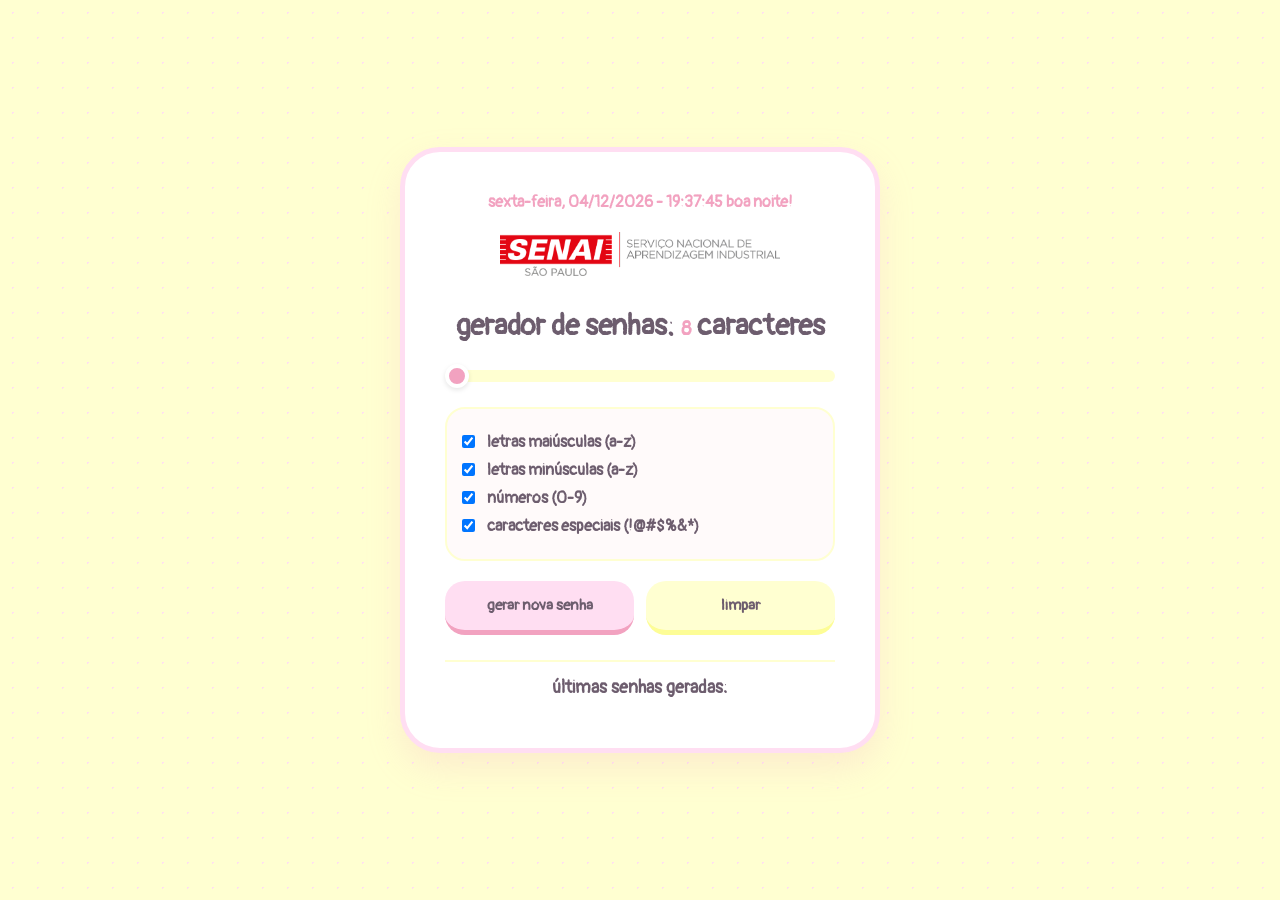
<file: password-generator/index.html>
<!DOCTYPE html>
<html lang="pt-br">
<head>
    <meta charset="UTF-8">
    <meta name="viewport" content="width=device-width, initial-scale=1.0">

    <!-- SEO  -->
     <meta name="viewport" content="gerador de senhas">

     <!-- arquivo com estilos CSS -->
      <link rel="stylesheet" href="./assets/style/app-pwd-styles.css">

      <!-- atributo defer que espera o codigo HTML  -->
      <script src="./assets/js/app-pwd-logic.js" defer></script>

    <title>gerador de senhas - SENAI-SP</title>
</head>
<body>
    <!-- container principal que envolve toda a aplicação do APP gerdor de senhas  -->
    <main class="app-pwd">

        <!-- cabecalho dinamico que exibe data/hora atual e mensagem de boas-vindas -->
         <header class="app-pwd__header">

            <span class="app-pwd__datetime"></span>

            <span class="app-pwd__welcome"></span>

         </header>

         <!-- seção principal que contem todos os elementos interativos do app GERADOR DE SENHAS -->
          <section class="app-pwd__main">

            <!-- logo do gerador de senhas -->
             <img class="app-pwd__logo" src="./assets/img/logo-senai-sp.png" alt="logo SENAI SP">

             

            <!-- container de entrada qye agrupa o controle deslizante e opçoes de senha -->
             <div class="app-pwd__input">

                <!-- exibição do tamanho selecionado da senha -->
                 <span class="app-pwd__text">gerador de senhas: <span class="app-pwd__size"></span> caracteres</span>

                 <!-- controle deslizante para selecionar o tamanho da senha -->
                  <input class="app-pwd__slider" type="range" min="8" max="16" value="8"/>

                  <!-- grupo de opções para personalização da senha -->
                   <div class="app-pwd__options">

                    <!-- opção para incluir letras maiúsculas -->
                     <label class="app-pwd__option" name="uppercase-label">
                        <input type="checkbox" class="app-pwd__checkbox uppercase-check" name="uppercase" checked />
                        letras maiúsculas (a-z)
                     </label>
                    
                     <label class="app-pwd__option" name="lowercase-label">
                        <input type="checkbox" class="app-pwd__checkbox lowercase-check" name="lowercase" checked />
                        letras minúsculas (a-z)

                     </label>
                     <!-- opção para incluir números -->
                      <label class="app-pwd__option" name="numbers-label">
                        <input type="checkbox" class="app-pwd__checkbox numbers-check" name="numbers" checked />
                        números (0-9)
                      </label>

                      <!-- opção para incluir caracteres especiais -->
                       <label class="app-pwd__option" name="special-label">
                        <input type="checkbox" class="app-pwd__checkbox special-check" name="special" checked />
                        caracteres especiais (!@#$%&*)
                       </label>
                   </div>

                   <!-- container para os botões -->
                    <div class="app-pwd__button-container">
                        <button class="app-pwd__button">gerar nova senha</button>
                        <button class="app-pwd__button app-pwd__button--clear">limpar </button>
                    </div>

             </div>

             <!-- container que exibe a senha gerada e permite copia -->
              <div class="app-pwd__result hide">

                <span class="app-pwd__title">sua nova senha foi gerada!</span>

                <span class="app-pwd__output"></span>

                <span class="app-pwd__tooltip">clique na senha para copiar.👆🏻 </span>

              </div>

              <!-- container que mentem o historico das ultimas senhas geradas -->
               <div class="app-pwd__history">

                    <h2 class="app-pwd__history-title">últimas senhas geradas:</h2>

                    <ul class="app-pwd__history-list"></ul>

               </div>


          </section>

    </main>
</body>
</html>
</file>
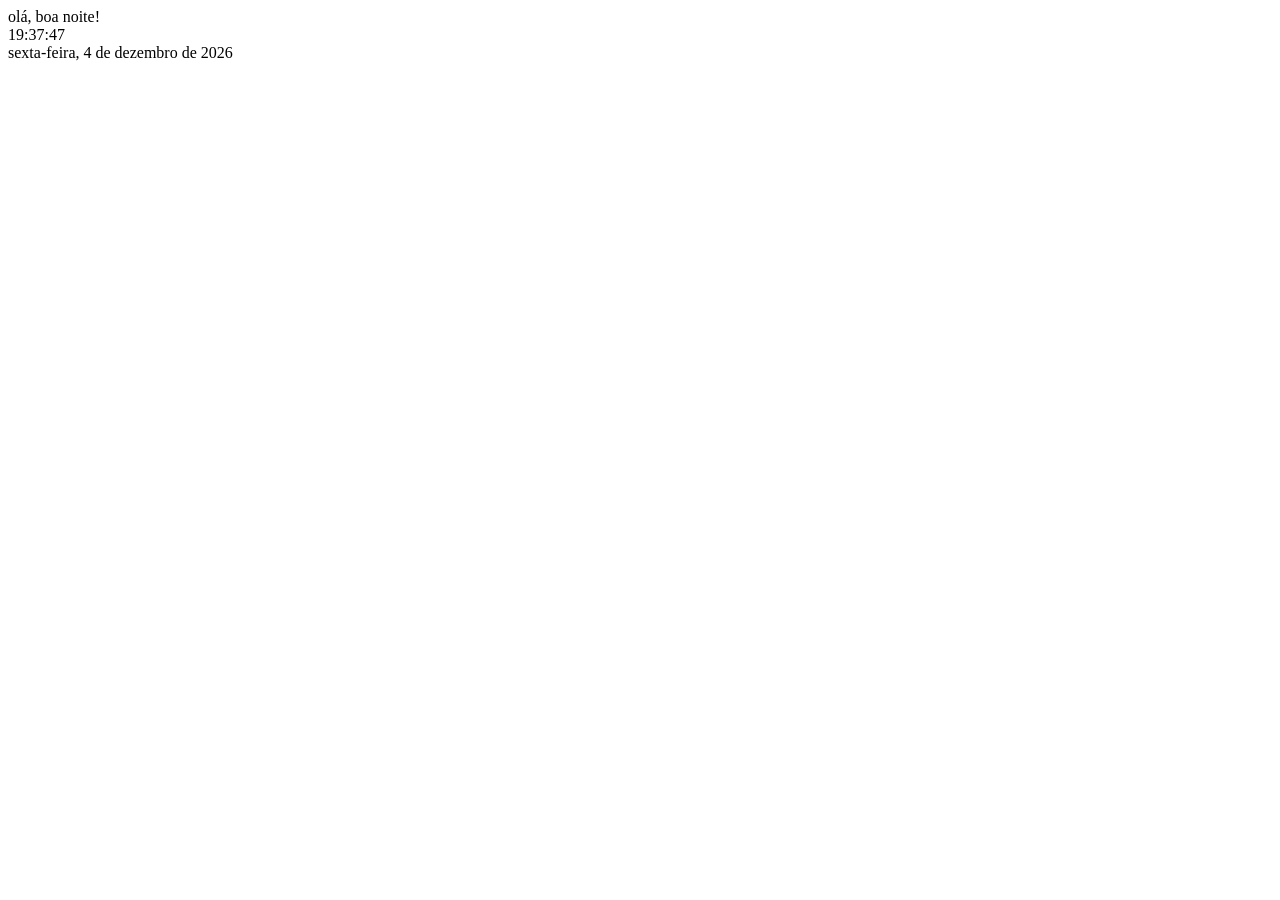
<file: painel-digital/swap/index.html>
<!DOCTYPE html>
<html lang="pt-br">
<head>
    <meta charset="UTF-8">
    <meta name="viewport" content="width=device-width, initial-scale=1.0">
    <title>painel digital</title>
</head>
<body>
    <!-- <script src="data-hora-v1.js"></script> -->
     <script src="data-hora-v2.js"></script>
   <!-- <script src="data-hora-v2.1.js"></script> -->
    <!-- <script src="data-hora-v3.js"></script> -->  

    
</body>
</html>
</file>
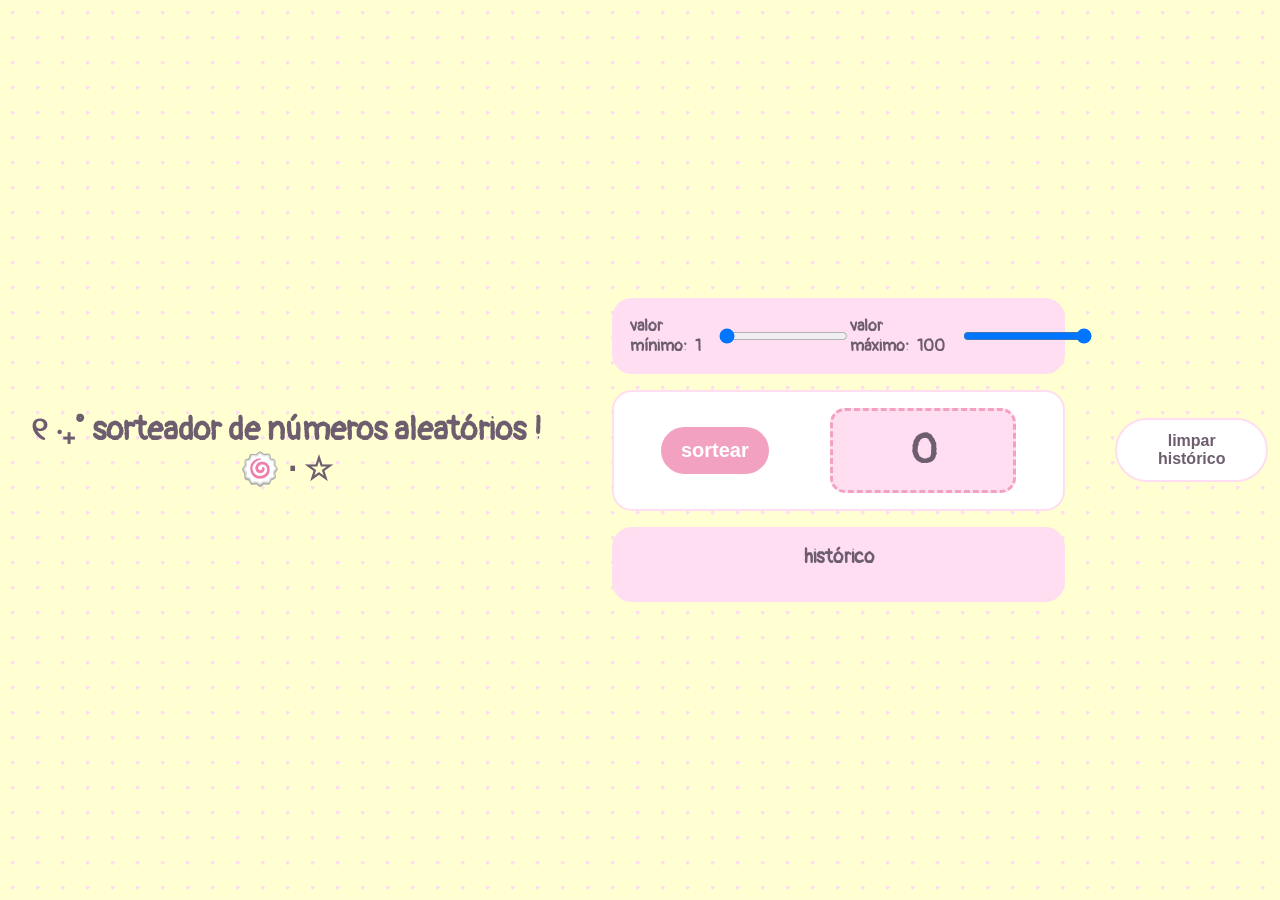
<file: sorteio-numeros-aleatorios/numeros.html>
<!DOCTYPE html>
<html lang="en">
<head>
    <meta charset="UTF-8">
    <meta name="viewport" content="width=device-width, initial-scale=1.0">
    <title>sorteador de números aleatórios </title>

    <link rel="stylesheet" href="./style.css">
    <!-- atributo defer informa que o script carregado apos o DOM estar completo -->
    <script defer src="./numeros.js"></script>

</head>
<body class="sorteador">
    <header class="sorteador__header">
        <h1 class="sorteador__title"> ୧ ‧₊˚ sorteador de números aleatórios ! 🍥 ⋅ ☆ </h1>
    </header>

    <main class="sorteador__main">

        <section class="sorteador__intervalo intervalo">

            <label  class="intervalo__label" for="valor-minimo">valor mínimo:<span
                class="intervalo__valor intervalo__valor--min"></span></label>
            <input  class="intervalo__slider intervalo__slider--min" type="range" name="valor-minimo" min="1" max="100" value="1">
                
            <label  class="intervalo__label" for="valor-maximo">valor máximo:<span
                class="intervalo__valor intervalo__valor--max"></span></label>
            <input  class="intervalo__slider intervalo__slider--max" type="range" name="valor-maximo" min="1" max="100" value="100">

        </section>

        <section class="sorteador__area area">
            <button class="area__button">sortear</button>
            <span class="area__numero">0</span>
        </section>



        <span class="area__mensagem"></span>
        
        <section class="sorteador__historico historico">
            <h2 class="historico__title">histórico</h2>
            <ul class="historico__lista"></ul>
        </section>
    </main>

    <footer class="sorteador__footer">
        <button class="sorteador__limpar">limpar histórico</button>
    </footer>

</body>
</html>
</file>
<file: password-generator/assets/style/app-pwd-styles.css>
/* importei uma fonte fofinha do google */
@import url('https://fonts.googleapis.com/css2?family=Pangolin&display=swap');

/* criei variáveis de cores pra usar no site inteiro */
:root {
    --rosa-pastel: #ffdef2; /* rosa clarinho */
    --rosa-escuro: #f2a2c0; /* rosa mais forte */
    --amarelo-pastel: #ffffd1; /* amarelo clarinho */
    --amarelo-forte: #fdfd96; /* amarelo mais forte */
    --texto-cor: #6d5d6e; /* cor do texto */
    --branco: #ffffff; /* branco padrão */
}

/* reset geral pra tirar espaços padrão e organizar melhor */
* {
    box-sizing: border-box; /* faz o tamanho incluir borda e padding */
    margin: 0; /* tira margem padrão */
    padding: 0; /* tira espaçamento interno padrão */
    font-family: 'Pangolin', cursive; /* aplica a fonte em tudo */
}

/* estilizei o fundo da página e centralizei tudo */
body {
    background-color: var(--amarelo-pastel); /* cor de fundo */
    background-image: radial-gradient(var(--rosa-pastel) 1px, transparent 1px); /* bolinhas no fundo */
    background-size: 25px 25px; /* tamanho do padrão */
    display: flex; /* ativa o flexbox */
    justify-content: center; /* centraliza horizontalmente */
    align-items: center; /* centraliza verticalmente */
    min-height: 100vh; /* altura mínima da tela inteira */
    color: var(--texto-cor); /* cor do texto */
}

/* caixa principal do app */
.app-pwd {
    background-color: var(--branco); /* fundo branco */
    width: 95%; /* ocupa quase toda largura */
    max-width: 480px; /* mas limita o tamanho máximo */
    padding: 2.5rem; /* espaço interno */
    border-radius: 40px; /* bordas bem arredondadas */
    box-shadow: 0 15px 35px rgba(242, 162, 192, 0.2); /* sombra */
    border: 5px solid var(--rosa-pastel); /* borda rosa */
}

/* logo */
.app-pwd__logo {
    display: block; /* ocupa linha inteira */
    margin: 0 auto 30px; /* centraliza e dá espaço embaixo */
    width: 100%; /* ocupa largura disponível */
    max-width: 280px; /* limita tamanho */
    height: auto; /* mantém proporção */
    filter: drop-shadow(4px 4px 0px var(--branco)); /* sombra na imagem */
}

/* título */
.app-pwd__header {
    text-align: center; /* centraliza texto */
    margin-bottom: 20px; /* espaço embaixo */
    color: var(--rosa-escuro); /* cor rosa */
    font-weight: 700; /* negrito */
}

/* texto principal */
.app-pwd__text {
    display: block;
    text-align: center; /* centralizado */
    font-size: 1.8rem; /* tamanho grande */
    font-weight: 700; /* negrito */
    margin-bottom: 20px;
    line-height: 1.4; /* espaçamento entre linhas */
}

/* texto do tamanho da senha */
.app-pwd__size {
    color: var(--rosa-escuro);
    font-size: 1.3rem;
}

/* barra (slider) */
.app-pwd__slider {
    -webkit-appearance: none; /* remove estilo padrão */
    width: 100%; /* ocupa tudo */
    height: 12px; /* altura */
    background: var(--amarelo-pastel); /* cor */
    border-radius: 10px; /* arredondado */
    margin-bottom: 25px; /* espaço abaixo */
    outline: none; /* tira borda azul ao clicar */
}

/* bolinha do slider */
.app-pwd__slider::-webkit-slider-thumb {
    -webkit-appearance: none;
    width: 24px;
    height: 24px;
    background: var(--rosa-escuro); /* cor */
    border: 4px solid white; /* borda branca */
    border-radius: 50%; /* deixa redondo */
    cursor: pointer; /* mãozinha */
    box-shadow: 0 2px 5px rgba(0,0,0,0.1); /* sombra leve */
}

/* caixa das opções */
.app-pwd__options {
    background: #fffafa; /* fundo clarinho */
    padding: 15px;
    border-radius: 20px;
    margin-bottom: 20px;
    border: 2px solid var(--amarelo-pastel);
}

/* cada opção */
.app-pwd__option {
    display: flex; /* coloca itens lado a lado */
    align-items: center; /* alinha verticalmente */
    gap: 12px; /* espaço entre checkbox e texto */
    margin: 8px 0;
    cursor: pointer;
    font-weight: 600;
}

/* container dos botões */
.app-pwd__button-container {
    display: flex; /* deixa os botões lado a lado */
    gap: 12px; /* espaço entre eles */
}

/* botão */
.app-pwd__button {
    flex: 1; /* todos os botões ficam do mesmo tamanho */
    padding: 15px;
    border: none;
    border-radius: 20px;
    background-color: var(--rosa-pastel);
    color: var(--texto-cor);
    font-weight: 700;
    font-size: 0.95rem;
    cursor: pointer;
    transition: all 0.2s ease; /* animação suave */
    border-bottom: 5px solid var(--rosa-escuro); /* efeito 3D */
}

/* quando clica */
.app-pwd__button:active {
    transform: translateY(3px); /* desce um pouquinho */
    border-bottom-width: 2px; /* diminui a borda */
}

/* botão limpar */
.app-pwd__button--clear {
    background-color: var(--amarelo-pastel);
    border-bottom: 5px solid var(--amarelo-forte);
}

/* área do resultado */
.app-pwd__result {
    margin-top: 25px;
    padding: 20px;
    background: var(--amarelo-pastel);
    border-radius: 25px;
    text-align: center;
    border: 3px dashed var(--rosa-escuro);
}

/* senha gerada */
.app-pwd__output {
    display: block;
    font-size: 1.5rem;
    font-weight: 700;
    color: var(--rosa-escuro);
    margin: 10px 0;
    word-break: break-all; /* quebra a linha se for grande */
}

/* classe pra esconder */
.hide { 
    display: none; 
}

/* área do histórico */
.app-pwd__history {
    margin-top: 25px;
    border-top: 2px solid var(--amarelo-pastel);
    padding-top: 15px;
}

/* título do histórico */
.app-pwd__history-title {
    font-size: 1.1rem;
    margin-bottom: 10px;
    text-align: center;
}

/* lista */
.app-pwd__history-list {
    list-style: none; /* tira bolinhas */
    max-height: 120px; /* altura máxima */
    overflow-y: auto; /* scroll se passar */
}

/* itens da lista */
.app-pwd__history-list li {
    padding: 8px;
    background: #fff;
    margin-bottom: 5px;
    border-radius: 10px;
    font-size: 0.9rem;
    display: flex;
    justify-content: center; /* centraliza horizontalmente */
}
</file>
<file: sorteio-numeros-aleatorios/style.css>
@import url('https://fonts.googleapis.com/css2?family=Pangolin&display=swap');

body {
  margin: 0;
  padding: 0;
  background-color: #ffffd1; 
  background-image: radial-gradient(#ffdef2 2px, #ffffd1 2px);
  background-size: 25px 25px;
  min-height: 100vh;
  display: flex;
  justify-content: center;
  align-items: center;
}

:root {
  --color-primary: #ffffd1;
  --color-secondary: #ffdef2;
  --color-text: #6d5d6e;
  --color-area-sorteio: #ffffff;
  --color-text-dark: #6d5d6e;
  --color-button: #ffffff;
  --color-button-bg: #f2a2c0;
  --color-button-hover: #f592bf;
  --color-numero-sorteado-bg: #ffdef2;
  --color-historico-hover: #ffffd1;
}

.sorteador {
  background-color: transparent;
  color: var(--color-text);
  font-family: 'Pangolin', cursive;
}

.sorteador__header {
  text-align: center;
  padding: 16px;
}

.sorteador__main {
  display: flex;
  flex-direction: column;
  align-items: center;
  padding: 4px;
}

.sorteador__intervalo,
.sorteador__area,
.sorteador__historico {
  width: 80%;
  padding: 16px;
  margin: 8px;
  border-radius: 20px;
  border: 2px solid var(--color-secondary);
}

.sorteador__intervalo,
.sorteador__historico {
  background-color: var(--color-secondary);
}

.intervalo {
  display: flex;
  justify-content: space-between;
  align-items: center;
}

.intervalo__label {
  margin-right: 8px;
  font-weight: bold;
}

.intervalo__valor {
  font-size: 16px;
  font-weight: bold;
  margin: 0 8px;
}

.area {
  display: flex;
  justify-content: space-around;
  align-items: center;
  background-color: var(--color-area-sorteio);
  color: var(--color-text-dark);
  font-size: 32px;
}

.area__button {
  padding: 12px 20px;
  font-size: 20px;
  font-weight: bold;
  color: var(--color-button);
  border: none;
  border-radius: 50px;
  cursor: pointer;
  background-color: var(--color-button-bg);
  transition: all 0.3s ease;
}

.area__button:hover {
  background-color: var(--color-button-hover);
  transform: scale(1.05);
}

.area__numero {
  font-size: 40px;
  font-weight: bold;
  color: var(--color-text);
  padding: 15px;
  background-color: var(--color-numero-sorteado-bg);
  width: 150px;
  text-align: center;
  border: dashed 3px var(--color-button-bg);
  border-radius: 15px;
}

header {
  text-align: center;
  padding: 16px;
}

main {
  display: flex;
  flex-direction: column;
  align-items: center;
  padding: 4px;
}

.seletor-intervalo, .area-sorteio, .historico {
  width: 80%;
  padding: 16px;
  margin: 8px;
  border-radius: 20px;
}

.seletor-intervalo {
  display: flex;
  justify-content: space-between;
  align-items: center;
  background-color: var(--color-secondary);
  border: 2px solid var(--color-secondary);
}

.historico {
  text-align: center;
  border: 2px solid var(--color-secondary);
}

.historico h2 {
  margin-top: 0;
  font-size: 1.2rem;
}

.historico ul {
  list-style: none;
  padding: 0;
  margin: 0;
}

.historico ul li {
  padding: 12px;
  border-radius: 12px;
  cursor: pointer;
  transition: background 0.2s;
}

.historico ul li:hover {
  background-color: var(--color-historico-hover);
  color: var(--color-text-dark);
}

footer {
  text-align: center;
  padding: 12px;
}

footer button {
  padding: 12px 24px;
  font-size: 16px;
  font-weight: bold;
  border-radius: 50px;
  border: 2px solid var(--color-secondary);
  background-color: var(--color-area-sorteio);
  color: var(--color-text);
  cursor: pointer;
}

footer button:hover {
  background-color: var(--color-primary);
}
</file>
